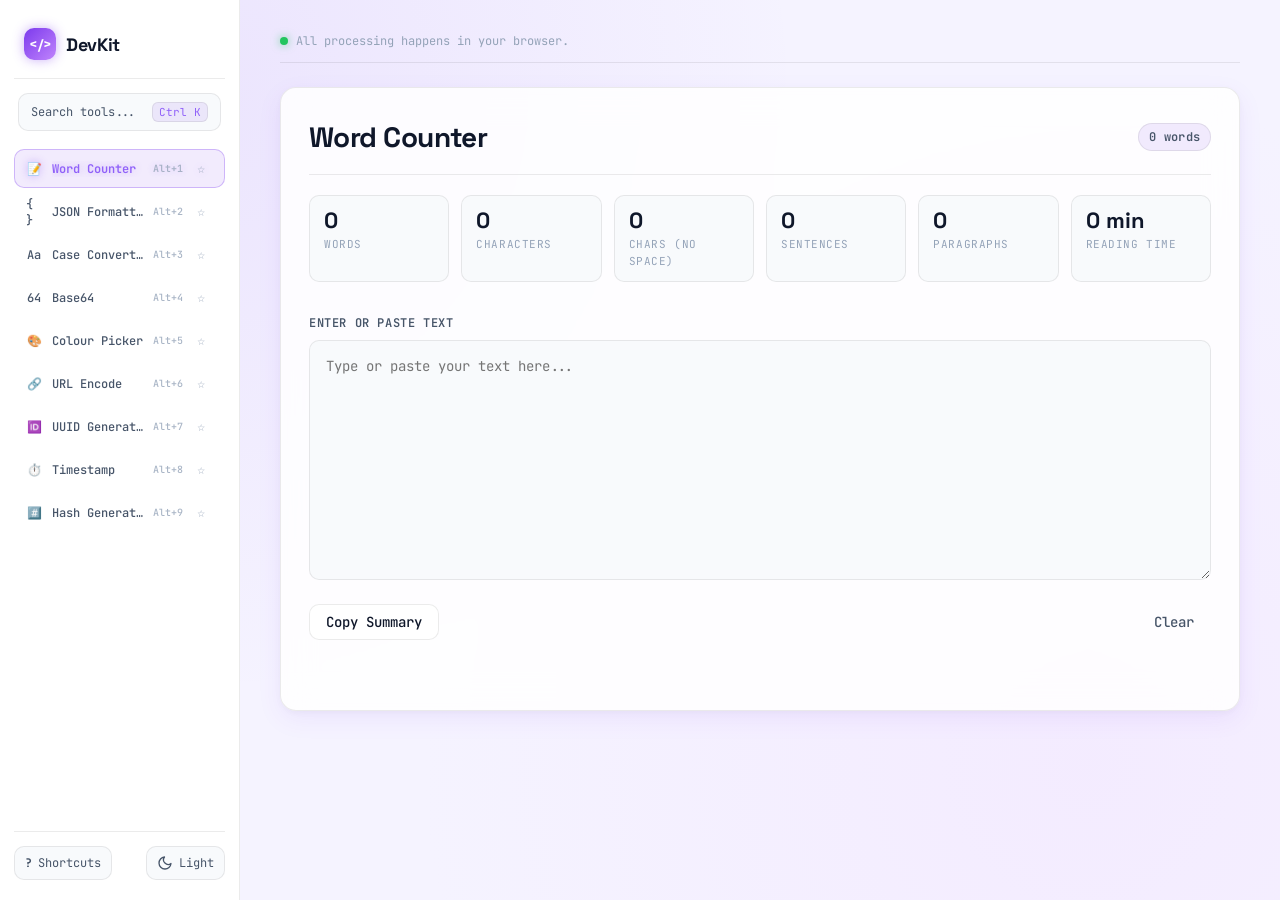
<file: templates/index.html>
<!DOCTYPE html>
<html lang="en" data-theme="dark">
<head>
  <meta charset="UTF-8">
  <meta name="viewport" content="width=device-width, initial-scale=1.0">
  <title>DevKit &mdash; Single-Page Developer Toolbox for Students</title>
  <meta name="description" content="All processing happens in your browser. 9 privacy-first developer utilities.">
  
  <!-- Google Fonts -->
  <link rel="preconnect" href="https://fonts.googleapis.com">
  <link rel="preconnect" href="https://fonts.gstatic.com" crossorigin>
  <link href="https://fonts.googleapis.com/css2?family=JetBrains+Mono:wght@400;500;600;700&family=Space+Grotesk:wght@500;600;700&display=swap" rel="stylesheet">
  
  <!-- CSS Stylesheets -->
  <link rel="stylesheet" href="/static/css/tokens.css?v=3">
  <link rel="stylesheet" href="/static/css/base.css?v=3">
  <link rel="stylesheet" href="/static/css/layout.css?v=3">
  <link rel="stylesheet" href="/static/css/components.css?v=3">
  <link rel="stylesheet" href="/static/css/animations.css?v=3">
</head>
<body>
  <div class="app-container">
    <!-- Sidebar Navigation -->
    <nav class="sidebar" aria-label="Tool Navigation">
      <div class="brand">
        <div class="brand-logo" aria-hidden="true">&lt;/&gt;</div>
        <div class="brand-name">DevKit</div>
      </div>

      <button id="openPaletteBtn" class="sidebar-search-btn" type="button" aria-label="Open command palette">
        <span>Search tools...</span>
        <span class="kbd-badge">Ctrl K</span>
      </button>

      <div class="nav-list-wrapper">
        <div id="navHighlightPill" class="nav-pill-highlight" aria-hidden="true"></div>
        <ul id="navList" class="nav-list" role="tablist" aria-orientation="vertical">
          <!-- Populated by main.js registry -->
        </ul>
      </div>

      <div class="sidebar-footer">
        <button id="shortcutsBtn" class="sidebar-action-btn" type="button" title="Keyboard Shortcuts (?)" aria-label="Keyboard Shortcuts">
          <span style="font-weight: 700;">?</span>
          <span>Shortcuts</span>
        </button>

        <button id="themeToggleBtn" class="sidebar-action-btn theme-toggle-btn" type="button" title="Toggle Dark / Light Theme" aria-label="Toggle Dark / Light Theme">
          <svg id="themeIcon" class="theme-icon-svg" width="16" height="16" viewBox="0 0 24 24" fill="none" stroke="currentColor" stroke-width="2" stroke-linecap="round" stroke-linejoin="round">
            <circle cx="12" cy="12" r="5"></circle>
            <line x1="12" y1="1" x2="12" y2="3"></line>
            <line x1="12" y1="21" x2="12" y2="23"></line>
            <line x1="4.22" y1="4.22" x2="5.64" y2="5.64"></line>
            <line x1="18.36" y1="18.36" x2="19.78" y2="19.78"></line>
            <line x1="1" y1="12" x2="3" y2="12"></line>
            <line x1="21" y1="12" x2="23" y2="12"></line>
            <line x1="4.22" y1="19.78" x2="5.64" y2="18.36"></line>
            <line x1="18.36" y1="5.64" x2="19.78" y2="4.22"></line>
          </svg>
          <span id="themeLabel">Dark</span>
        </button>
      </div>
    </nav>

    <!-- Main Content Area -->
    <main id="mainContent" class="main-content">
      <div class="tagline-bar">
        <div class="tagline">
          <span class="tagline-dot" aria-hidden="true"></span>
          <span>All processing happens in your browser.</span>
        </div>
      </div>

      <div class="tool-panels">
        <!-- 1. Word Counter Panel -->
        <section id="panel-counter" class="tool-card" role="tabpanel" aria-labelledby="tab-counter" tabindex="0">
          <div class="card-header">
            <div class="card-title-group">
              <h1 class="card-title">Word Counter</h1>
            </div>
            <div id="counterBadge" class="badge badge-neutral">0 words</div>
          </div>

          <div class="metrics-grid" id="counterMetrics">
            <div class="metric-card">
              <span class="metric-num" id="metricWords">0</span>
              <span class="metric-label">Words</span>
            </div>
            <div class="metric-card">
              <span class="metric-num" id="metricCharsSpaces">0</span>
              <span class="metric-label">Characters</span>
            </div>
            <div class="metric-card">
              <span class="metric-num" id="metricCharsNoSpaces">0</span>
              <span class="metric-label">Chars (no space)</span>
            </div>
            <div class="metric-card">
              <span class="metric-num" id="metricSentences">0</span>
              <span class="metric-label">Sentences</span>
            </div>
            <div class="metric-card">
              <span class="metric-num" id="metricParagraphs">0</span>
              <span class="metric-label">Paragraphs</span>
            </div>
            <div class="metric-card">
              <span class="metric-num" id="metricReadingTime">0 min</span>
              <span class="metric-label">Reading Time</span>
            </div>
          </div>

          <div class="io-pane">
            <label for="counterInput" class="pane-label">Enter or paste text</label>
            <textarea id="counterInput" class="textarea-box" placeholder="Type or paste your text here..." rows="8"></textarea>
          </div>

          <div class="action-row">
            <div class="action-group-left">
              <button id="counterCopySummaryBtn" class="btn btn-secondary btn-copy" type="button">Copy Summary</button>
            </div>
            <div class="action-group-right">
              <button id="counterClearBtn" class="btn btn-ghost" type="button">Clear</button>
            </div>
          </div>

          <div class="status-line" id="counterStatus" aria-live="polite"></div>
        </section>

        <!-- 2. JSON Formatter Panel -->
        <section id="panel-json" class="tool-card" role="tabpanel" aria-labelledby="tab-json" tabindex="0">
          <div class="card-header">
            <div class="card-title-group">
              <h1 class="card-title">JSON Formatter</h1>
            </div>
            <div id="jsonBadge" class="badge badge-neutral">Ready</div>
          </div>

          <div class="io-grid">
            <div class="io-pane">
              <div class="pane-label">
                <label for="jsonInput">Input JSON</label>
                <span id="jsonSizeLabel" style="font-size: 11px; color: var(--text-muted);">0 B</span>
              </div>
              <textarea id="jsonInput" class="textarea-box" placeholder='{"key": "value"}' rows="12"></textarea>
            </div>
            <div class="io-pane">
              <div class="pane-label">
                <label for="jsonOutput">Formatted Output</label>
              </div>
              <textarea id="jsonOutput" class="output-box" readonly placeholder="Output will appear here..." rows="12"></textarea>
            </div>
          </div>

          <div class="action-row">
            <div class="action-group-left">
              <button id="jsonFormatBtn" class="btn btn-primary" type="button">Format</button>
              <button id="jsonMinifyBtn" class="btn btn-secondary" type="button">Minify</button>
              <button id="jsonValidateBtn" class="btn btn-secondary" type="button">Validate</button>

              <label for="jsonIndentSelect" class="sr-only">Indentation</label>
              <select id="jsonIndentSelect" class="select-input" aria-label="Indentation size">
                <option value="2">2 Spaces</option>
                <option value="4">4 Spaces</option>
                <option value="tab">Tab</option>
              </select>

              <label class="toggle-wrapper" title="Alphabetically sort JSON object keys">
                <input type="checkbox" id="jsonSortKeysToggle" class="toggle-input">
                <span class="toggle-track" aria-hidden="true"><span class="toggle-thumb"></span></span>
                <span>Sort keys</span>
              </label>

              <label class="toggle-wrapper" title="Enabling sends text to server POST /api/format-json">
                <input type="checkbox" id="jsonUseServerToggle" class="toggle-input">
                <span class="toggle-track" aria-hidden="true"><span class="toggle-thumb"></span></span>
                <span>Use server</span>
              </label>
            </div>

            <div class="action-group-right">
              <button id="jsonCopyBtn" class="btn btn-secondary btn-copy" type="button">Copy</button>
              <button id="jsonClearBtn" class="btn btn-ghost" type="button">Clear</button>
            </div>
          </div>

          <div class="status-line" id="jsonStatus" aria-live="polite"></div>
        </section>

        <!-- 3. Case Converter Panel -->
        <section id="panel-case" class="tool-card" role="tabpanel" aria-labelledby="tab-case" tabindex="0">
          <div class="card-header">
            <div class="card-title-group">
              <h1 class="card-title">Case Converter</h1>
            </div>
            <div id="caseBadge" class="badge badge-neutral">Pure Functions</div>
          </div>

          <div class="io-grid">
            <div class="io-pane">
              <label for="caseInput" class="pane-label">Input Text</label>
              <textarea id="caseInput" class="textarea-box" placeholder="Type or paste text to convert..." rows="10"></textarea>
            </div>
            <div class="io-pane">
              <label for="caseOutput" class="pane-label">Converted Text</label>
              <textarea id="caseOutput" class="output-box" readonly placeholder="Result will appear here..." rows="10"></textarea>
            </div>
          </div>

          <div class="action-row">
            <div class="action-group-left" id="caseButtonContainer">
              <button class="btn btn-secondary" data-case="upper" type="button">UPPER</button>
              <button class="btn btn-secondary" data-case="lower" type="button">lower</button>
              <button class="btn btn-secondary" data-case="title" type="button">Title</button>
              <button class="btn btn-secondary" data-case="camel" type="button">camelCase</button>
              <button class="btn btn-secondary" data-case="snake" type="button">snake_case</button>
              <button class="btn btn-secondary" data-case="kebab" type="button">kebab-case</button>
              <button class="btn btn-secondary" data-case="pascal" type="button">PascalCase</button>
            </div>

            <div class="action-group-right">
              <button id="caseCopyBtn" class="btn btn-secondary btn-copy" type="button">Copy</button>
              <button id="caseClearBtn" class="btn btn-ghost" type="button">Clear</button>
            </div>
          </div>

          <div class="status-line" id="caseStatus" aria-live="polite"></div>
        </section>

        <!-- 4. Base64 Encode/Decode Panel -->
        <section id="panel-base64" class="tool-card" role="tabpanel" aria-labelledby="tab-base64" tabindex="0">
          <div class="card-header">
            <div class="card-title-group">
              <h1 class="card-title">Base64 Encoder / Decoder</h1>
            </div>
            <div id="base64Badge" class="badge badge-neutral">Unicode Safe</div>
          </div>

          <div class="io-grid">
            <div class="io-pane">
              <label for="base64Input" class="pane-label">Input (Text or Base64)</label>
              <textarea id="base64Input" class="textarea-box" placeholder="Hello world, नमस्ते, నమస్కారం 🚀" rows="10"></textarea>
            </div>
            <div class="io-pane">
              <label for="base64Output" class="pane-label">Result</label>
              <textarea id="base64Output" class="output-box" readonly placeholder="Result will appear here..." rows="10"></textarea>
            </div>
          </div>

          <div class="action-row">
            <div class="action-group-left">
              <button id="base64EncodeBtn" class="btn btn-primary" type="button">Encode to Base64</button>
              <button id="base64DecodeBtn" class="btn btn-secondary" type="button">Decode from Base64</button>
            </div>

            <div class="action-group-right">
              <button id="base64CopyBtn" class="btn btn-secondary btn-copy" type="button">Copy</button>
              <button id="base64ClearBtn" class="btn btn-ghost" type="button">Clear</button>
            </div>
          </div>

          <div class="status-line" id="base64Status" aria-live="polite"></div>
        </section>

        <!-- 5. Colour Picker Panel -->
        <section id="panel-color" class="tool-card" role="tabpanel" aria-labelledby="tab-color" tabindex="0">
          <div class="card-header">
            <div class="card-title-group">
              <h1 class="card-title">Colour Picker &amp; Contrast</h1>
            </div>
            <div id="colorContrastBadge" class="badge badge-success">WCAG AA &amp; AAA</div>
          </div>

          <div class="color-grid">
            <div class="color-pane">
              <div style="display: flex; align-items: center; gap: 16px;">
                <label for="colorPickerInput" class="sr-only">Choose color</label>
                <input type="color" id="colorPickerInput" value="#7c3aed" style="width: 54px; height: 54px; border: none; border-radius: var(--radius-md); cursor: pointer; background: transparent;">
                <div style="flex: 1;">
                  <div style="font-size: var(--font-size-12); color: var(--text-muted);">Active Swatch</div>
                  <div id="activeColorName" style="font-family: var(--font-mono); font-size: var(--font-size-18); font-weight: 600;">#7c3aed</div>
                </div>
              </div>

              <!-- HEX Field -->
              <div style="display: flex; align-items: center; gap: 8px;">
                <label for="colorHexInput" style="width: 50px; font-weight: 600; font-size: 12px; color: var(--text-secondary);">HEX</label>
                <input type="text" id="colorHexInput" class="text-input" value="#7c3aed" style="flex: 1; min-width: 0;" spellcheck="false">
                <button id="colorCopyHexBtn" class="btn btn-secondary btn-copy" type="button">Copy</button>
              </div>

              <!-- RGB Field -->
              <div style="display: flex; align-items: center; gap: 8px;">
                <label for="colorRgbInput" style="width: 50px; font-weight: 600; font-size: 12px; color: var(--text-secondary);">RGB</label>
                <input type="text" id="colorRgbInput" class="text-input" value="rgb(124, 58, 237)" style="flex: 1; min-width: 0;" spellcheck="false">
                <button id="colorCopyRgbBtn" class="btn btn-secondary btn-copy" type="button">Copy</button>
              </div>

              <!-- HSL Field -->
              <div style="display: flex; align-items: center; gap: 8px;">
                <label for="colorHslInput" style="width: 50px; font-weight: 600; font-size: 12px; color: var(--text-secondary);">HSL</label>
                <input type="text" id="colorHslInput" class="text-input" value="hsl(262, 83%, 58%)" style="flex: 1; min-width: 0;" spellcheck="false">
                <button id="colorCopyHslBtn" class="btn btn-secondary btn-copy" type="button">Copy</button>
              </div>
            </div>

            <!-- Preview Swatch & Contrast Card -->
            <div class="color-pane">
              <div id="colorSwatchPreview" class="color-swatch-box" style="height: 120px; border-radius: var(--radius-md); background-color: #7c3aed; display: flex; align-items: center; justify-content: space-around; padding: 12px; border: 1px solid var(--border-glass);">
                <div id="swatchWhiteText" style="color: #ffffff; font-weight: 600; font-size: 16px;">White Text</div>
                <div id="swatchBlackText" style="color: #000000; font-weight: 600; font-size: 16px;">Black Text</div>
              </div>

              <!-- WCAG Contrast Ratios -->
              <div style="background: var(--bg-input); border: 1px solid var(--border-glass); border-radius: var(--radius-md); padding: 12px 16px; display: flex; flex-direction: column; gap: 8px;">
                <div style="display: flex; align-items: center; justify-content: space-between;">
                  <span style="font-size: 12px; color: var(--text-secondary);">Against White (#FFF):</span>
                  <div style="display: flex; align-items: center; gap: 8px;">
                    <strong id="contrastWhiteRatio" style="font-family: var(--font-mono);">4.62 : 1</strong>
                    <span id="contrastWhiteBadge" class="badge badge-success">AA</span>
                  </div>
                </div>
                <div style="display: flex; align-items: center; justify-content: space-between;">
                  <span style="font-size: 12px; color: var(--text-secondary);">Against Black (#000):</span>
                  <div style="display: flex; align-items: center; gap: 8px;">
                    <strong id="contrastBlackRatio" style="font-family: var(--font-mono);">4.55 : 1</strong>
                    <span id="contrastBlackBadge" class="badge badge-success">AA</span>
                  </div>
                </div>
              </div>
            </div>
          </div>

          <div class="action-row">
            <div class="action-group-left">
              <button id="colorRandomBtn" class="btn btn-secondary" type="button">Random Colour</button>
            </div>
            <div class="action-group-right">
              <button id="colorClearBtn" class="btn btn-ghost" type="button">Reset</button>
            </div>
          </div>

          <div class="status-line" id="colorStatus" aria-live="polite"></div>
        </section>

        <!-- 6. URL Encode / Decode Panel -->
        <section id="panel-urlenc" class="tool-card" role="tabpanel" aria-labelledby="tab-urlenc" tabindex="0">
          <div class="card-header">
            <div class="card-title-group">
              <h1 class="card-title">URL Encoder / Decoder</h1>
            </div>
            <div id="urlBadge" class="badge badge-neutral">Ready</div>
          </div>

          <div class="io-grid">
            <div class="io-pane">
              <label for="urlInput" class="pane-label">Input URL or Text</label>
              <textarea id="urlInput" class="textarea-box" placeholder="https://example.com/search?q=developer tools&filter=all" rows="10"></textarea>
            </div>
            <div class="io-pane">
              <label for="urlOutput" class="pane-label">Result</label>
              <textarea id="urlOutput" class="output-box" readonly placeholder="Result will appear here..." rows="10"></textarea>
            </div>
          </div>

          <div class="action-row">
            <div class="action-group-left">
              <button id="urlEncodeBtn" class="btn btn-primary" type="button">Encode URL</button>
              <button id="urlDecodeBtn" class="btn btn-secondary" type="button">Decode URL</button>
            </div>
            <div class="action-group-right">
              <button id="urlCopyBtn" class="btn btn-secondary btn-copy" type="button">Copy</button>
              <button id="urlClearBtn" class="btn btn-ghost" type="button">Clear</button>
            </div>
          </div>

          <div class="status-line" id="urlStatus" aria-live="polite"></div>
        </section>

        <!-- 7. UUID v4 Generator Panel -->
        <section id="panel-uuid" class="tool-card" role="tabpanel" aria-labelledby="tab-uuid" tabindex="0">
          <div class="card-header">
            <div class="card-title-group">
              <h1 class="card-title">UUID v4 Generator</h1>
            </div>
            <div id="uuidBadge" class="badge badge-neutral">RFC 4122</div>
          </div>

          <div class="io-pane">
            <div class="pane-label">
              <label for="uuidCountInput">Quantity (1 to 20):</label>
              <div style="display: flex; align-items: center; gap: 8px;">
                <input type="range" id="uuidRangeInput" min="1" max="20" value="5" style="accent-color: var(--color-violet);">
                <input type="number" id="uuidCountInput" class="text-input" min="1" max="20" value="5" style="width: 60px;">
              </div>
            </div>
            <div id="uuidOutputContainer" class="output-box" style="display: flex; flex-direction: column; gap: 8px; min-height: 200px;">
              <!-- Generated list of UUIDs -->
            </div>
          </div>

          <div class="action-row">
            <div class="action-group-left">
              <button id="uuidGenerateBtn" class="btn btn-primary" type="button">Generate New UUIDs</button>
            </div>
            <div class="action-group-right">
              <button id="uuidCopyAllBtn" class="btn btn-secondary btn-copy" type="button">Copy All</button>
              <button id="uuidClearBtn" class="btn btn-ghost" type="button">Clear</button>
            </div>
          </div>

          <div class="status-line" id="uuidStatus" aria-live="polite"></div>
        </section>

        <!-- 8. Timestamp Converter Panel -->
        <section id="panel-timestamp" class="tool-card" role="tabpanel" aria-labelledby="tab-timestamp" tabindex="0">
          <div class="card-header">
            <div class="card-title-group">
              <h1 class="card-title">Timestamp Converter</h1>
            </div>
            <div id="timestampBadge" class="badge badge-neutral">Unix &harr; ISO</div>
          </div>

          <div class="io-grid">
            <div class="io-pane">
              <label for="timestampUnixInput" class="pane-label">Unix Timestamp (seconds or ms)</label>
              <input type="text" id="timestampUnixInput" class="text-input" placeholder="e.g. 1772108800 or 1772108800000">
              <button id="timestampFromUnixBtn" class="btn btn-primary" type="button">Convert to Human Date &rarr;</button>

              <hr style="border: 0; border-top: 1px solid var(--border-glass); margin: 6px 0;">

              <label for="timestampDateInput" class="pane-label">Date String / Picker</label>
              <input type="datetime-local" id="timestampDateInput" class="text-input">
              <button id="timestampFromDateBtn" class="btn btn-secondary" type="button">Convert to Unix Timestamp &rarr;</button>
            </div>

            <div class="io-pane" style="background: var(--bg-input); border: 1px solid var(--border-glass); border-radius: var(--radius-md); padding: 16px; display: flex; flex-direction: column; gap: 12px;">
              <div>
                <div style="font-size: 11px; color: var(--text-muted); text-transform: uppercase;">Unix Seconds</div>
                <div id="tsResultSeconds" style="font-family: var(--font-mono); font-size: 16px; font-weight: 600; word-break: break-all;">-</div>
              </div>
              <div>
                <div style="font-size: 11px; color: var(--text-muted); text-transform: uppercase;">Unix Milliseconds</div>
                <div id="tsResultMs" style="font-family: var(--font-mono); font-size: 16px; font-weight: 600; word-break: break-all;">-</div>
              </div>
              <div>
                <div style="font-size: 11px; color: var(--text-muted); text-transform: uppercase;">ISO 8601 (UTC)</div>
                <div id="tsResultIso" style="font-family: var(--font-mono); font-size: 14px; font-weight: 500; word-break: break-all;">-</div>
              </div>
              <div>
                <div style="font-size: 11px; color: var(--text-muted); text-transform: uppercase;">Local Time</div>
                <div id="tsResultLocal" style="font-family: var(--font-mono); font-size: 14px; font-weight: 500; word-break: break-all;">-</div>
              </div>
            </div>
          </div>

          <div class="action-row">
            <div class="action-group-left">
              <button id="timestampNowBtn" class="btn btn-secondary" type="button">Set to Now</button>
            </div>
            <div class="action-group-right">
              <button id="timestampCopyBtn" class="btn btn-secondary btn-copy" type="button">Copy Details</button>
              <button id="timestampClearBtn" class="btn btn-ghost" type="button">Clear</button>
            </div>
          </div>

          <div class="status-line" id="timestampStatus" aria-live="polite"></div>
        </section>

        <!-- 9. Hash Generator Panel -->
        <section id="panel-hash" class="tool-card" role="tabpanel" aria-labelledby="tab-hash" tabindex="0">
          <div class="card-header">
            <div class="card-title-group">
              <h1 class="card-title">Hash Generator</h1>
            </div>
            <div id="hashBadge" class="badge badge-neutral">crypto.subtle</div>
          </div>

          <div class="io-pane">
            <label for="hashInput" class="pane-label">Input Text</label>
            <textarea id="hashInput" class="textarea-box" placeholder="Type or paste text to generate cryptographic hashes..." rows="4"></textarea>
          </div>

          <div style="display: flex; flex-direction: column; gap: 12px; margin-top: 10px;">
            <!-- SHA-1 -->
            <div style="background: var(--bg-input); border: 1px solid var(--border-glass); border-radius: var(--radius-md); padding: 10px 14px; display: flex; align-items: center; justify-content: space-between; gap: 12px;">
              <div style="flex: 1; min-width: 0;">
                <div style="font-size: 11px; color: var(--text-muted); font-weight: 600;">SHA-1</div>
                <div id="hashSha1Output" style="font-family: var(--font-mono); font-size: 13px; color: var(--text-primary); word-break: break-all;">-</div>
              </div>
              <button id="hashSha1CopyBtn" class="btn btn-secondary btn-copy" type="button">Copy</button>
            </div>

            <!-- SHA-256 -->
            <div style="background: var(--bg-input); border: 1px solid var(--border-glass); border-radius: var(--radius-md); padding: 10px 14px; display: flex; align-items: center; justify-content: space-between; gap: 12px;">
              <div style="flex: 1; min-width: 0;">
                <div style="font-size: 11px; color: var(--text-muted); font-weight: 600;">SHA-256</div>
                <div id="hashSha256Output" style="font-family: var(--font-mono); font-size: 13px; color: var(--text-primary); word-break: break-all;">-</div>
              </div>
              <button id="hashSha256CopyBtn" class="btn btn-secondary btn-copy" type="button">Copy</button>
            </div>

            <!-- SHA-512 -->
            <div style="background: var(--bg-input); border: 1px solid var(--border-glass); border-radius: var(--radius-md); padding: 10px 14px; display: flex; align-items: center; justify-content: space-between; gap: 12px;">
              <div style="flex: 1; min-width: 0;">
                <div style="font-size: 11px; color: var(--text-muted); font-weight: 600;">SHA-512</div>
                <div id="hashSha512Output" style="font-family: var(--font-mono); font-size: 13px; color: var(--text-primary); word-break: break-all;">-</div>
              </div>
              <button id="hashSha512CopyBtn" class="btn btn-secondary btn-copy" type="button">Copy</button>
            </div>
          </div>

          <div class="action-row">
            <div class="action-group-left">
              <button id="hashComputeBtn" class="btn btn-primary" type="button">Compute Hashes</button>
            </div>
            <div class="action-group-right">
              <button id="hashClearBtn" class="btn btn-ghost" type="button">Clear</button>
            </div>
          </div>

          <div class="status-line" id="hashStatus" aria-live="polite"></div>
        </section>
      </div>
    </main>
  </div>

  <!-- Command Palette Modal -->
  <div id="paletteModal" class="modal-backdrop" role="dialog" aria-modal="true" aria-labelledby="paletteTitle">
    <div class="modal-card">
      <div class="palette-header">
        <svg width="18" height="18" viewBox="0 0 24 24" fill="none" stroke="currentColor" stroke-width="2" stroke-linecap="round" stroke-linejoin="round" style="color: var(--text-muted);">
          <circle cx="11" cy="11" r="8"></circle>
          <line x1="21" y1="21" x2="16.65" y2="16.65"></line>
        </svg>
        <span id="paletteTitle" class="sr-only">Command Palette</span>
        <input type="text" id="paletteInput" class="palette-input" placeholder="Type a tool name..." autocomplete="off">
        <span class="kbd-badge">ESC</span>
      </div>
      <ul id="paletteResults" class="palette-results" role="listbox">
        <!-- Filtered tools -->
      </ul>
      <div class="palette-footer">
        <span>Use <span class="kbd-badge">&uarr;</span> <span class="kbd-badge">&darr;</span> to navigate</span>
        <span><span class="kbd-badge">&crarr;</span> to select</span>
      </div>
    </div>
  </div>

  <!-- Shortcuts Modal -->
  <div id="shortcutsModal" class="modal-backdrop" role="dialog" aria-modal="true" aria-labelledby="shortcutsTitle">
    <div class="modal-card" style="padding: 24px;">
      <div style="display: flex; align-items: center; justify-content: space-between; border-bottom: 1px solid var(--border-glass); padding-bottom: 12px;">
        <h2 id="shortcutsTitle">Keyboard Shortcuts</h2>
        <button id="closeShortcutsBtn" class="btn btn-ghost" type="button" style="padding: 4px 8px;">&times;</button>
      </div>
      <table class="shortcuts-table">
        <tbody>
          <tr>
            <td><span class="kbd-badge">Alt + 1..9</span></td>
            <td>Switch to Tool 1 through 9</td>
          </tr>
          <tr>
            <td><span class="kbd-badge">Ctrl + K</span> / <span class="kbd-badge">Cmd + K</span></td>
            <td>Open Command Palette</td>
          </tr>
          <tr>
            <td><span class="kbd-badge">?</span></td>
            <td>Open this Shortcuts Modal</td>
          </tr>
          <tr>
            <td><span class="kbd-badge">Esc</span></td>
            <td>Close Active Modal</td>
          </tr>
        </tbody>
      </table>
      <div style="margin-top: 18px; text-align: right;">
        <button id="closeShortcutsBottomBtn" class="btn btn-secondary" type="button">Close</button>
      </div>
    </div>
  </div>

  <!-- Toast Notification Container -->
  <div id="toastContainer" class="toast-container" aria-live="polite"></div>

  <!-- Main ES Module Entry Point -->
  <script type="module" src="/static/js/main.js?v=3"></script>
</body>
</html>
</file>
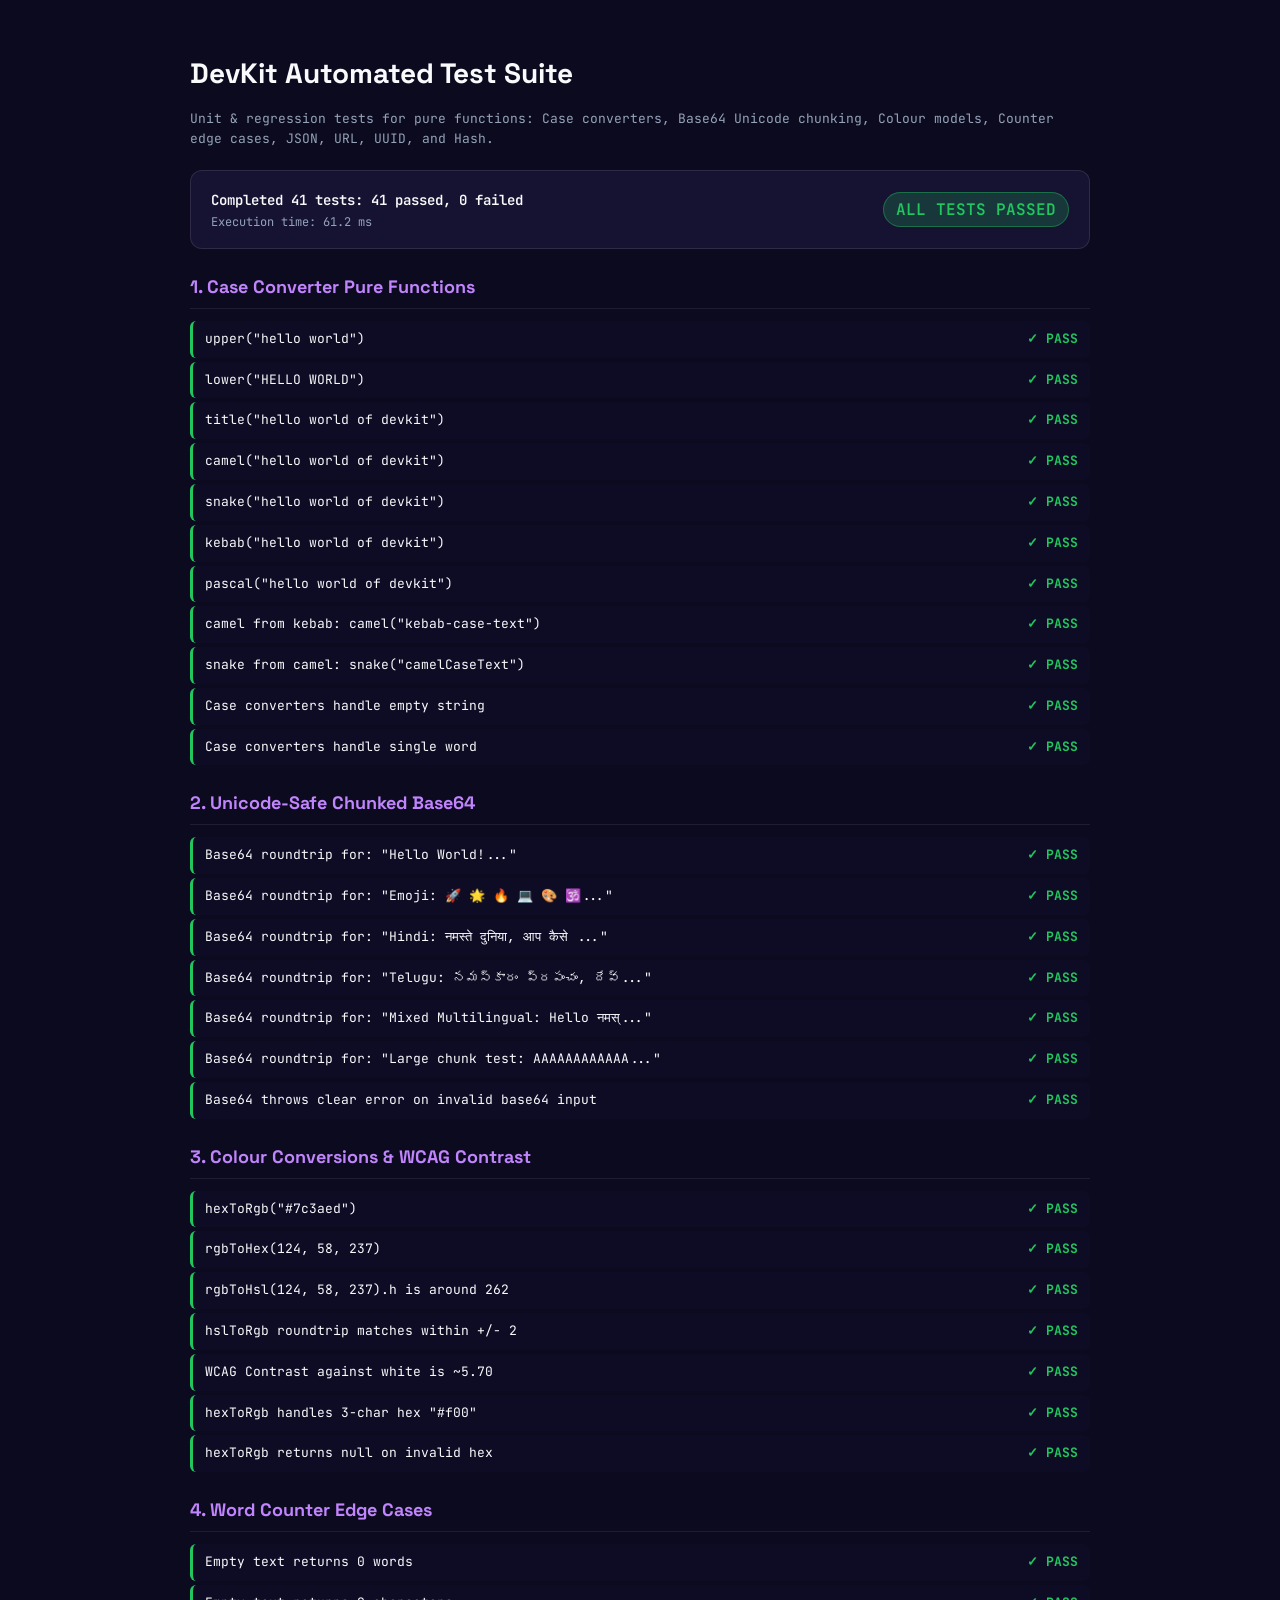
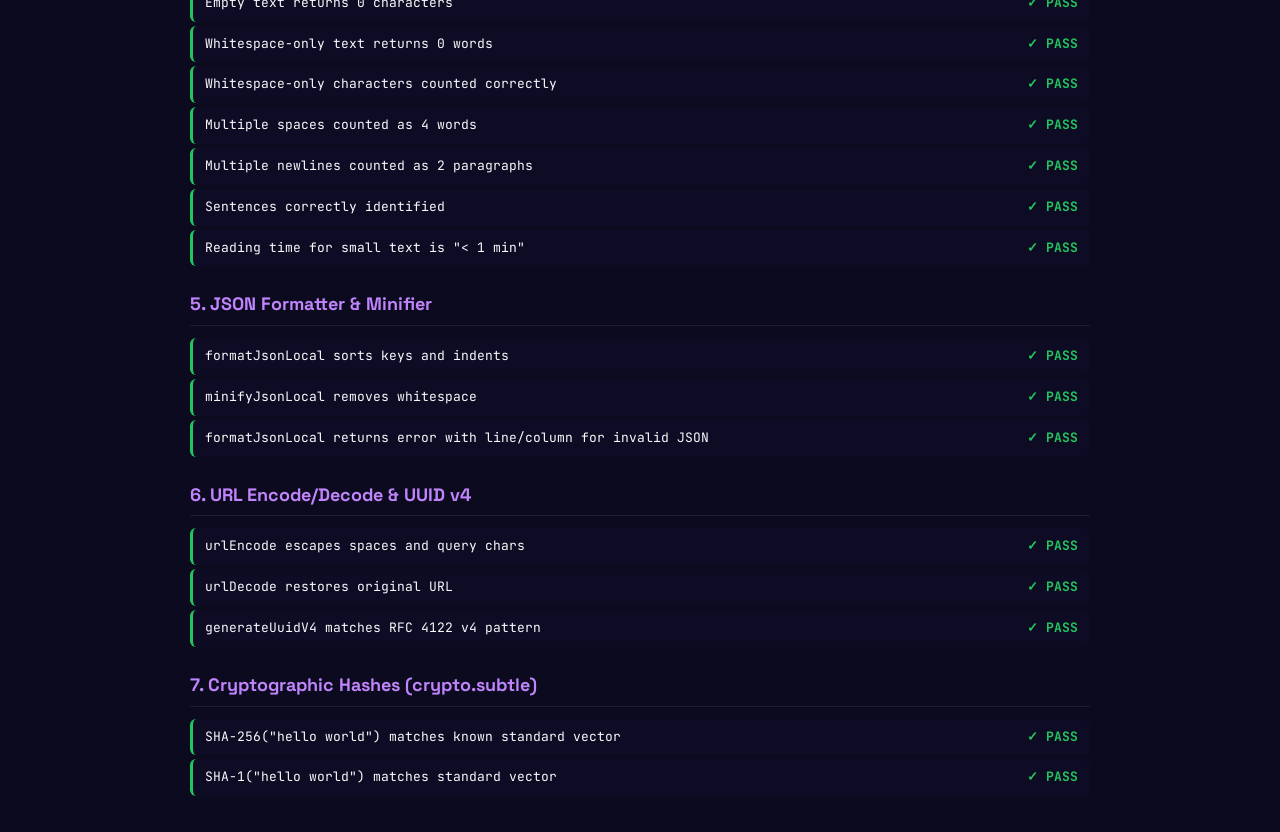
<file: static/js/tests.html>
<!DOCTYPE html>
<html lang="en">
<head>
  <meta charset="UTF-8">
  <meta name="viewport" content="width=device-width, initial-scale=1.0">
  <title>DevKit Test Suite</title>
  <link rel="preconnect" href="https://fonts.googleapis.com">
  <link rel="preconnect" href="https://fonts.gstatic.com" crossorigin>
  <link href="https://fonts.googleapis.com/css2?family=JetBrains+Mono:wght@400;500;600;700&family=Space+Grotesk:wght@600;700&display=swap" rel="stylesheet">
  <style>
    body {
      font-family: 'JetBrains Mono', monospace;
      background: #0c0a1f;
      color: #f8fafc;
      padding: 32px 24px;
      max-width: 900px;
      margin: 0 auto;
      line-height: 1.6;
    }
    h1 {
      font-family: 'Space Grotesk', sans-serif;
      font-size: 28px;
      color: #f8fafc;
      margin-bottom: 8px;
    }
    .summary-card {
      background: rgba(26, 22, 56, 0.8);
      border: 1px solid rgba(255, 255, 255, 0.1);
      border-radius: 12px;
      padding: 16px 20px;
      margin-bottom: 24px;
      display: flex;
      align-items: center;
      justify-content: space-between;
    }
    .badge-pass {
      background: rgba(34, 197, 94, 0.2);
      color: #22c55e;
      border: 1px solid rgba(34, 197, 94, 0.4);
      padding: 4px 12px;
      border-radius: 9999px;
      font-weight: 600;
    }
    .badge-fail {
      background: rgba(239, 68, 68, 0.2);
      color: #ef4444;
      border: 1px solid rgba(239, 68, 68, 0.4);
      padding: 4px 12px;
      border-radius: 9999px;
      font-weight: 600;
    }
    .suite-title {
      font-family: 'Space Grotesk', sans-serif;
      font-size: 18px;
      margin: 24px 0 12px;
      color: #c084fc;
      border-bottom: 1px solid rgba(255, 255, 255, 0.08);
      padding-bottom: 6px;
    }
    .test-row {
      display: flex;
      align-items: center;
      justify-content: space-between;
      padding: 8px 12px;
      border-radius: 6px;
      margin-bottom: 4px;
      background: rgba(16, 14, 40, 0.6);
      font-size: 13px;
    }
    .test-pass {
      border-left: 3px solid #22c55e;
    }
    .test-fail {
      border-left: 3px solid #ef4444;
      background: rgba(239, 68, 68, 0.1);
    }
    .status-icon {
      font-weight: 700;
    }
    .status-icon.pass { color: #22c55e; }
    .status-icon.fail { color: #ef4444; }
  </style>
</head>
<body>
  <h1>DevKit Automated Test Suite</h1>
  <p style="color: #94a3b8; font-size: 13px; margin-bottom: 20px;">
    Unit &amp; regression tests for pure functions: Case converters, Base64 Unicode chunking, Colour models, Counter edge cases, JSON, URL, UUID, and Hash.
  </p>

  <div class="summary-card" id="summaryCard">
    <div>
      <span style="font-size: 14px; font-weight: 600;" id="summaryText">Running tests...</span>
      <div style="font-size: 12px; color: #94a3b8;" id="timingText"></div>
    </div>
    <div id="summaryBadge" class="badge-pass" style="display: none;">ALL TESTS PASSED</div>
  </div>

  <div id="testOutput"></div>

  <script type="module">
    import { upper, lower, title, camel, snake, kebab, pascal, toWords } from './case.js';
    import { b64encode, b64decode } from './base64.js';
    import { hexToRgb, rgbToHex, rgbToHsl, hslToRgb, getContrastRatio, getLuminance } from './color.js';
    import { calculateMetrics } from './counter.js';
    import { formatJsonLocal, minifyJsonLocal } from './json.js';
    import { urlEncode, urlDecode } from './urlenc.js';
    import { generateUuidV4 } from './uuid.js';
    import { computeHash } from './hash.js';

    const results = [];
    const outputEl = document.getElementById('testOutput');

    function assert(description, actual, expected) {
      const passed = JSON.stringify(actual) === JSON.stringify(expected);
      results.push({ description, passed, actual, expected });
      return passed;
    }

    async function runSuite() {
      const startTime = performance.now();

      // Suite 1: Case Converters (All 7 styles)
      const suite1 = [
        ['upper("hello world")', upper('hello world'), 'HELLO WORLD'],
        ['lower("HELLO WORLD")', lower('HELLO WORLD'), 'hello world'],
        ['title("hello world of devkit")', title('hello world of devkit'), 'Hello World Of Devkit'],
        ['camel("hello world of devkit")', camel('hello world of devkit'), 'helloWorldOfDevkit'],
        ['snake("hello world of devkit")', snake('hello world of devkit'), 'hello_world_of_devkit'],
        ['kebab("hello world of devkit")', kebab('hello world of devkit'), 'hello-world-of-devkit'],
        ['pascal("hello world of devkit")', pascal('hello world of devkit'), 'HelloWorldOfDevkit'],
        ['camel from kebab: camel("kebab-case-text")', camel('kebab-case-text'), 'kebabCaseText'],
        ['snake from camel: snake("camelCaseText")', snake('camelCaseText'), 'camel_case_text'],
        ['Case converters handle empty string', camel(''), ''],
        ['Case converters handle single word', pascal('devkit'), 'Devkit']
      ];
      renderGroup('1. Case Converter Pure Functions', suite1);

      // Suite 2: Base64 Unicode Roundtrip (Emoji, Hindi, Telugu, chunked)
      const unicodeCases = [
        'Hello World!',
        'Emoji: 🚀 🌟 🔥 💻 🎨 🕉️',
        'Hindi: नमस्ते दुनिया, आप कैसे हैं?',
        'Telugu: నమస్కారం ప్రపంచం, దేవ్ కిట్ స్వాగతం!',
        'Mixed Multilingual: Hello नमस्ते నమస్కారం 🚀🎉',
        'Large chunk test: ' + 'A'.repeat(25000)
      ];

      const suite2 = unicodeCases.map(text => {
        const encoded = b64encode(text);
        const decoded = b64decode(encoded);
        return [`Base64 roundtrip for: "${text.slice(0, 30)}..."`, decoded, text];
      });

      // Invalid Base64 error test
      let invalidErrorCaught = false;
      try {
        b64decode('This is not valid base64!!!');
      } catch (err) {
        invalidErrorCaught = true;
      }
      suite2.push(['Base64 throws clear error on invalid base64 input', invalidErrorCaught, true]);
      renderGroup('2. Unicode-Safe Chunked Base64', suite2);

      // Suite 3: Colour Conversions and WCAG
      const rgbViolet = hexToRgb('#7c3aed');
      const hexBack = rgbToHex(124, 58, 237);
      const hslViolet = rgbToHsl(124, 58, 237);
      const rgbFromHsl = hslToRgb(hslViolet.h, hslViolet.s, hslViolet.l);
      const contrastVioletWhite = getContrastRatio({ r: 124, g: 58, b: 237 }, { r: 255, g: 255, b: 255 });

      const suite3 = [
        ['hexToRgb("#7c3aed")', rgbViolet, { r: 124, g: 58, b: 237 }],
        ['rgbToHex(124, 58, 237)', hexBack, '#7c3aed'],
        ['rgbToHsl(124, 58, 237).h is around 262', Math.abs(hslViolet.h - 262) <= 1, true],
        ['hslToRgb roundtrip matches within +/- 2', Math.abs(rgbFromHsl.r - 124) <= 2 && Math.abs(rgbFromHsl.b - 237) <= 2, true],
        ['WCAG Contrast against white is ~5.70', Math.abs(contrastVioletWhite - 5.70) < 0.1, true],
        ['hexToRgb handles 3-char hex "#f00"', hexToRgb('#f00'), { r: 255, g: 0, b: 0 }],
        ['hexToRgb returns null on invalid hex', hexToRgb('xyz'), null]
      ];
      renderGroup('3. Colour Conversions & WCAG Contrast', suite3);

      // Suite 4: Word Counter Edge Cases
      const emptyMetrics = calculateMetrics('');
      const spaceMetrics = calculateMetrics('    \n\n\t   ');
      const fourWordText = 'First    word   second   word.';
      const fourWordMetrics = calculateMetrics(fourWordText);
      const multiSpaceText = 'First    word   second   word.\n\nThird paragraph!';
      const multiMetrics = calculateMetrics(multiSpaceText);

      const suite4 = [
        ['Empty text returns 0 words', emptyMetrics.words, 0],
        ['Empty text returns 0 characters', emptyMetrics.charsWithSpaces, 0],
        ['Whitespace-only text returns 0 words', spaceMetrics.words, 0],
        ['Whitespace-only characters counted correctly', spaceMetrics.charsWithSpaces > 0, true],
        ['Multiple spaces counted as 4 words', fourWordMetrics.words, 4],
        ['Multiple newlines counted as 2 paragraphs', multiMetrics.paragraphs, 2],
        ['Sentences correctly identified', multiMetrics.sentences, 2],
        ['Reading time for small text is "< 1 min"', multiMetrics.readingTimeText, '< 1 min']
      ];
      renderGroup('4. Word Counter Edge Cases', suite4);

      // Suite 5: JSON Formatter Local
      const jsonRes = formatJsonLocal('{"b":2,"a":1}', 2, true);
      const jsonMin = minifyJsonLocal('{\n  "b": 2,\n  "a": 1\n}');
      const jsonErr = formatJsonLocal('{"bad": }');

      const suite5 = [
        ['formatJsonLocal sorts keys and indents', jsonRes.ok && jsonRes.value.includes('"a": 1'), true],
        ['minifyJsonLocal removes whitespace', jsonMin.ok && jsonMin.value === '{"b":2,"a":1}', true],
        ['formatJsonLocal returns error with line/column for invalid JSON', jsonErr.ok === false && !!jsonErr.error, true]
      ];
      renderGroup('5. JSON Formatter & Minifier', suite5);

      // Suite 6: URL & UUID
      const encUrl = urlEncode('https://example.com/?q=hello world');
      const decUrl = urlDecode(encUrl);
      const uuid1 = generateUuidV4();
      const uuidV4Regex = /^[0-9a-f]{8}-[0-9a-f]{4}-4[0-9a-f]{3}-[89ab][0-9a-f]{3}-[0-9a-f]{12}$/i;

      const suite6 = [
        ['urlEncode escapes spaces and query chars', encUrl.includes('%20'), true],
        ['urlDecode restores original URL', decUrl, 'https://example.com/?q=hello world'],
        ['generateUuidV4 matches RFC 4122 v4 pattern', uuidV4Regex.test(uuid1), true]
      ];
      renderGroup('6. URL Encode/Decode & UUID v4', suite6);

      // Suite 7: Cryptographic Hashes (crypto.subtle)
      const sha256Hello = await computeHash('SHA-256', 'hello world');
      const sha1Hello = await computeHash('SHA-1', 'hello world');

      const suite7 = [
        ['SHA-256("hello world") matches known standard vector', sha256Hello, 'b94d27b9934d3e08a52e52d7da7dabfac484efe37a5380ee9088f7ace2efcde9'],
        ['SHA-1("hello world") matches standard vector', sha1Hello, '2aae6c35c94fcfb415dbe95f408b9ce91ee846ed']
      ];
      renderGroup('7. Cryptographic Hashes (crypto.subtle)', suite7);

      const elapsed = (performance.now() - startTime).toFixed(1);
      const passedCount = results.filter(r => r.passed).length;
      const failedCount = results.length - passedCount;

      const summaryText = document.getElementById('summaryText');
      const timingText = document.getElementById('timingText');
      const summaryBadge = document.getElementById('summaryBadge');

      summaryText.textContent = `Completed ${results.length} tests: ${passedCount} passed, ${failedCount} failed`;
      timingText.textContent = `Execution time: ${elapsed} ms`;
      summaryBadge.style.display = 'inline-block';

      if (failedCount === 0) {
        summaryBadge.textContent = 'ALL TESTS PASSED';
        summaryBadge.className = 'badge-pass';
        window.__TESTS_PASSED__ = true;
      } else {
        summaryBadge.textContent = `${failedCount} TESTS FAILED`;
        summaryBadge.className = 'badge-fail';
        window.__TESTS_PASSED__ = false;
      }

      window.__TEST_RESULTS__ = { total: results.length, passed: passedCount, failed: failedCount, elapsed };
    }

    function renderGroup(title, tests) {
      const titleEl = document.createElement('h2');
      titleEl.className = 'suite-title';
      titleEl.textContent = title;
      outputEl.appendChild(titleEl);

      tests.forEach(([desc, actual, expected]) => {
        const passed = assert(desc, actual, expected);
        const row = document.createElement('div');
        row.className = `test-row ${passed ? 'test-pass' : 'test-fail'}`;
        row.innerHTML = `
          <span>${escapeHtml(desc)}</span>
          <span class="status-icon ${passed ? 'pass' : 'fail'}">${passed ? '✓ PASS' : '✗ FAIL'}</span>
        `;
        outputEl.appendChild(row);
      });
    }

    function escapeHtml(str) {
      return String(str).replace(/&/g, '&amp;').replace(/</g, '&lt;').replace(/>/g, '&gt;');
    }

    runSuite();
  </script>
</body>
</html>
</file>
<file: static/css/tokens.css>
:root {
  /* Brand palette */
  --color-violet: #7c3aed;
  --color-violet-light: #9061f9;
  --color-violet-dark: #6d28d9;
  --color-lilac: #faf5ff;
  --color-night: #1e1b4b;
  --color-slate: #334155;
  --color-mint: #22c55e;
  --color-error: #ef4444;
  --color-warning: #f59e0b;

  /* Typography */
  --font-heading: 'Space Grotesk', -apple-system, BlinkMacSystemFont, sans-serif;
  --font-mono: 'JetBrains Mono', Consolas, 'Courier New', monospace;

  --font-size-28: 28px;
  --font-size-18: 18px;
  --font-size-14: 14px;
  --font-size-12: 12px;

  /* Radii */
  --radius-card: 16px;
  --radius-md: 10px;
  --radius-sm: 6px;
  --radius-full: 9999px;

  /* Transitions */
  --ease-spring: cubic-bezier(0.22, 1, 0.36, 1);
  --transition-fast: 150ms ease;
  --transition-normal: 250ms ease;
  --transition-smooth: 300ms var(--ease-spring);

  /* Default: Dark Theme */
  --bg-app: #0c0a1f;
  --bg-sidebar: #13112c;
  --bg-card: rgba(26, 22, 56, 0.75);
  --bg-card-hover: rgba(35, 30, 75, 0.85);
  --bg-input: #100e28;
  --bg-pill: rgba(124, 58, 237, 0.15);
  --border-glass: rgba(255, 255, 255, 0.08);
  --border-focus: #7c3aed;
  --text-primary: #f8fafc;
  --text-secondary: #94a3b8;
  --text-muted: #64748b;
  --shadow-card: 0 8px 32px 0 rgba(124, 58, 237, 0.12), 0 4px 16px rgba(0, 0, 0, 0.4);
  --shadow-glow: 0 0 20px rgba(124, 58, 237, 0.35);
  --mesh-1: rgba(124, 58, 237, 0.18);
  --mesh-2: rgba(30, 27, 75, 0.4);
  --scrollbar-thumb: rgba(124, 58, 237, 0.3);
  --scrollbar-track: rgba(19, 17, 44, 0.5);
}

[data-theme="light"] {
  --bg-app: #f5f3ff;
  --bg-sidebar: #ffffff;
  --bg-card: rgba(255, 255, 255, 0.85);
  --bg-card-hover: #ffffff;
  --bg-input: #f8fafc;
  --bg-pill: rgba(124, 58, 237, 0.1);
  --border-glass: rgba(0, 0, 0, 0.08);
  --border-focus: #7c3aed;
  --text-primary: #0f172a;
  --text-secondary: #475569;
  --text-muted: #94a3b8;
  --shadow-card: 0 8px 24px 0 rgba(124, 58, 237, 0.08), 0 2px 8px rgba(0, 0, 0, 0.04);
  --shadow-glow: 0 0 16px rgba(124, 58, 237, 0.2);
  --mesh-1: rgba(124, 58, 237, 0.08);
  --mesh-2: rgba(243, 232, 255, 0.7);
  --scrollbar-thumb: rgba(124, 58, 237, 0.25);
  --scrollbar-track: rgba(240, 240, 250, 0.6);
}
</file>
<file: static/css/base.css>
*, *::before, *::after {
  box-sizing: border-box;
  margin: 0;
  padding: 0;
}

html, body {
  height: 100%;
}

body {
  font-family: var(--font-mono);
  font-size: var(--font-size-14);
  color: var(--text-primary);
  background-color: var(--bg-app);
  background-image: 
    radial-gradient(circle at 15% 10%, var(--mesh-1) 0%, transparent 45%),
    radial-gradient(circle at 85% 85%, var(--mesh-2) 0%, transparent 50%);
  background-attachment: fixed;
  background-repeat: no-repeat;
  line-height: 1.5;
  -webkit-font-smoothing: antialiased;
  -moz-osx-font-smoothing: grayscale;
  overflow-x: hidden;
  transition: background-color var(--transition-normal), color var(--transition-normal);
}

::selection {
  background: var(--color-violet);
  color: #ffffff;
}

:focus-visible {
  outline: 2px solid var(--border-focus);
  outline-offset: 2px;
}

/* Custom Scrollbar */
::-webkit-scrollbar {
  width: 8px;
  height: 8px;
}

::-webkit-scrollbar-track {
  background: var(--scrollbar-track);
}

::-webkit-scrollbar-thumb {
  background: var(--scrollbar-thumb);
  border-radius: var(--radius-full);
}

::-webkit-scrollbar-thumb:hover {
  background: var(--color-violet);
}

/* Headings */
h1, h2, h3, h4, h5, h6 {
  font-family: var(--font-heading);
  font-weight: 600;
  color: var(--text-primary);
  letter-spacing: -0.02em;
}

h1 {
  font-size: var(--font-size-28);
}

h2 {
  font-size: var(--font-size-18);
}

/* Screen reader utility */
.sr-only {
  position: absolute;
  width: 1px;
  height: 1px;
  padding: 0;
  margin: -1px;
  overflow: hidden;
  clip: rect(0, 0, 0, 0);
  white-space: nowrap;
  border-width: 0;
}
</file>
<file: static/css/layout.css>
/* App Shell Layout */
.app-container {
  display: flex;
  min-height: 100vh;
  position: relative;
}

/* Sidebar (Desktop 240px fixed) */
.sidebar {
  width: 240px;
  flex-shrink: 0;
  height: 100vh;
  position: sticky;
  top: 0;
  display: flex;
  flex-direction: column;
  background-color: var(--bg-sidebar);
  border-right: 1px solid var(--border-glass);
  padding: 20px 14px;
  z-index: 40;
  transition: background-color var(--transition-normal), border-color var(--transition-normal);
}

.brand {
  display: flex;
  align-items: center;
  gap: 10px;
  padding: 8px 10px 18px 10px;
  border-bottom: 1px solid var(--border-glass);
}

.brand-logo {
  width: 32px;
  height: 32px;
  border-radius: var(--radius-md);
  background: linear-gradient(135deg, var(--color-violet), #c084fc);
  display: flex;
  align-items: center;
  justify-content: center;
  color: white;
  font-weight: 700;
  font-family: var(--font-heading);
  box-shadow: 0 0 12px rgba(124, 58, 237, 0.4);
}

.brand-name {
  font-family: var(--font-heading);
  font-size: var(--font-size-18);
  font-weight: 700;
  letter-spacing: -0.02em;
  color: var(--text-primary);
}

.sidebar-search-btn {
  margin: 14px 4px 8px 4px;
  display: flex;
  align-items: center;
  justify-content: space-between;
  padding: 8px 12px;
  font-family: var(--font-mono);
  font-size: var(--font-size-12);
  color: var(--text-secondary);
  background: var(--bg-input);
  border: 1px solid var(--border-glass);
  border-radius: var(--radius-md);
  cursor: pointer;
  transition: all var(--transition-fast);
}

.sidebar-search-btn:hover {
  border-color: var(--color-violet);
  color: var(--text-primary);
  box-shadow: 0 0 8px rgba(124, 58, 237, 0.2);
}

.kbd-badge {
  display: inline-flex;
  align-items: center;
  padding: 2px 6px;
  border-radius: var(--radius-sm);
  background: var(--bg-pill);
  border: 1px solid var(--border-glass);
  font-size: 11px;
  color: var(--color-violet-light);
}

/* Tool Navigation List */
.nav-list-wrapper {
  flex: 1;
  position: relative;
  overflow-y: auto;
  overflow-x: hidden;
  margin-top: 10px;
  padding-right: 4px;
}

.nav-list {
  position: relative;
  list-style: none;
  display: flex;
  flex-direction: column;
  gap: 4px;
}

/* Sliding highlight pill (animated with transform only) */
.nav-pill-highlight {
  position: absolute;
  left: 0;
  right: 0;
  height: 40px;
  background: var(--bg-pill);
  border: 1px solid rgba(124, 58, 237, 0.3);
  border-radius: var(--radius-md);
  pointer-events: none;
  z-index: 1;
  transition: transform 220ms var(--ease-spring), opacity 150ms ease;
  will-change: transform;
}

.nav-item {
  position: relative;
  z-index: 2;
}

.nav-link {
  width: 100%;
  display: flex;
  align-items: center;
  gap: 10px;
  padding: 9px 12px;
  background: transparent;
  border: none;
  border-radius: var(--radius-md);
  color: var(--text-secondary);
  font-family: var(--font-mono);
  font-size: var(--font-size-12);
  font-weight: 500;
  text-align: left;
  cursor: pointer;
  transition: color var(--transition-fast);
  position: relative;
}

.nav-link:hover {
  color: var(--text-primary);
}

.nav-link[aria-selected="true"] {
  color: var(--color-violet-light);
  font-weight: 600;
  text-shadow: 0 0 8px rgba(124, 58, 237, 0.3);
}

.nav-icon {
  width: 16px;
  height: 16px;
  flex-shrink: 0;
  display: inline-flex;
  align-items: center;
  justify-content: center;
}

.nav-label {
  flex: 1;
  white-space: nowrap;
  overflow: hidden;
  text-overflow: ellipsis;
}

.nav-shortcut {
  font-size: 10px;
  color: var(--text-muted);
  opacity: 0.8;
}

.fav-star {
  background: transparent;
  border: none;
  color: var(--text-muted);
  cursor: pointer;
  padding: 4px;
  border-radius: var(--radius-sm);
  display: inline-flex;
  align-items: center;
  justify-content: center;
  font-size: 13px;
  line-height: 1;
  transition: color var(--transition-fast), transform var(--transition-fast);
}

.fav-star:hover {
  color: #fbbf24;
  transform: scale(1.15);
}

.fav-star.is-fav {
  color: #fbbf24;
}

/* Sidebar Footer */
.sidebar-footer {
  padding-top: 14px;
  border-top: 1px solid var(--border-glass);
  display: flex;
  align-items: center;
  justify-content: space-between;
  gap: 8px;
}

.sidebar-action-btn {
  display: inline-flex;
  align-items: center;
  gap: 6px;
  padding: 8px 10px;
  background: var(--bg-input);
  border: 1px solid var(--border-glass);
  border-radius: var(--radius-md);
  color: var(--text-secondary);
  font-family: var(--font-mono);
  font-size: var(--font-size-12);
  cursor: pointer;
  transition: all var(--transition-fast);
}

.sidebar-action-btn:hover {
  border-color: var(--color-violet);
  color: var(--text-primary);
}

/* Main Content Area */
.main-content {
  flex: 1;
  min-width: 0;
  display: flex;
  flex-direction: column;
  padding: 32px 40px;
  max-width: 1200px;
  margin: 0 auto;
  width: 100%;
}

.tagline-bar {
  display: flex;
  align-items: center;
  justify-content: space-between;
  margin-bottom: 24px;
  padding-bottom: 12px;
  border-bottom: 1px solid var(--border-glass);
}

.tagline {
  font-size: var(--font-size-12);
  color: var(--text-muted);
  display: flex;
  align-items: center;
  gap: 8px;
}

.tagline-dot {
  width: 8px;
  height: 8px;
  border-radius: 50%;
  background-color: var(--color-mint);
  box-shadow: 0 0 8px rgba(34, 197, 94, 0.6);
}

/* Tool Panels & Standard Card Layout */
.tool-panels {
  position: relative;
  flex: 1;
}

.tool-card {
  display: none;
  background: var(--bg-card);
  backdrop-filter: blur(16px);
  -webkit-backdrop-filter: blur(16px);
  border: 1px solid var(--border-glass);
  border-radius: var(--radius-card);
  box-shadow: var(--shadow-card);
  padding: 28px;
  margin-bottom: 24px;
}

.tool-card.active {
  display: flex;
  flex-direction: column;
  gap: 20px;
}

/* Card Header */
.card-header {
  display: flex;
  align-items: center;
  justify-content: space-between;
  flex-wrap: wrap;
  gap: 12px;
  border-bottom: 1px solid var(--border-glass);
  padding-bottom: 16px;
}

.card-title-group {
  display: flex;
  align-items: center;
  gap: 12px;
}

.card-title {
  font-family: var(--font-heading);
  font-size: var(--font-size-28);
  font-weight: 700;
  color: var(--text-primary);
}

/* Standard Input | Output Grid */
.io-grid, .color-grid {
  display: grid;
  grid-template-columns: 1fr 1fr;
  gap: 24px;
  align-items: stretch;
}

.io-pane, .color-pane {
  min-width: 0;
  display: flex;
  flex-direction: column;
  gap: 8px;
}

@media (max-width: 900px) {
  .io-grid, .color-grid {
    grid-template-columns: 1fr !important;
    gap: 16px;
  }
}

.pane-label {
  display: flex;
  align-items: center;
  justify-content: space-between;
  font-size: var(--font-size-12);
  font-weight: 600;
  color: var(--text-secondary);
  text-transform: uppercase;
  letter-spacing: 0.05em;
}

.textarea-box, .output-box {
  width: 100%;
  min-height: 240px;
  padding: 14px 16px;
  font-family: var(--font-mono);
  font-size: var(--font-size-14);
  line-height: 1.6;
  background: var(--bg-input);
  color: var(--text-primary);
  border: 1px solid var(--border-glass);
  border-radius: var(--radius-md);
  resize: vertical;
  transition: border-color var(--transition-fast), box-shadow var(--transition-fast);
}

.textarea-box:focus {
  border-color: var(--border-focus);
  box-shadow: 0 0 0 2px var(--border-focus);
}

.output-box {
  background: var(--bg-input);
  overflow: auto;
  white-space: pre-wrap;
  word-break: break-all;
}

/* Action Row */
.action-row {
  display: flex;
  align-items: center;
  justify-content: space-between;
  flex-wrap: wrap;
  gap: 12px;
  padding-top: 4px;
}

.action-group-left, .action-group-right {
  display: flex;
  align-items: center;
  flex-wrap: wrap;
  gap: 10px;
}

/* Status Line under Output */
.status-line {
  min-height: 22px;
  font-size: var(--font-size-12);
  color: var(--text-muted);
  display: flex;
  align-items: center;
  gap: 6px;
  transition: color var(--transition-fast);
}

.status-line.error {
  color: var(--color-error);
}

.status-line.warning {
  color: var(--color-warning);
}

.status-line.success {
  color: var(--color-mint);
}

/* Mobile & Tablet Responsive (< 768px) */
@media (max-width: 768px) {
  .app-container {
    flex-direction: column;
  }

  .sidebar {
    width: 100%;
    height: auto;
    position: sticky;
    top: 0;
    padding: 12px 14px;
    border-right: none;
    border-bottom: 1px solid var(--border-glass);
  }

  .sidebar-search-btn {
    display: none;
  }

  .nav-list-wrapper {
    overflow-x: auto;
    overflow-y: hidden;
    margin-top: 8px;
    padding-bottom: 4px;
    -webkit-overflow-scrolling: touch;
  }

  .nav-list {
    flex-direction: row;
    gap: 6px;
    width: max-content;
  }

  .nav-pill-highlight {
    height: 44px;
  }

  .nav-link {
    min-height: 44px;
    padding: 10px 14px;
  }

  .sidebar-footer {
    display: none;
  }

  .main-content {
    padding: 16px 14px;
  }

  .io-grid, .color-grid {
    grid-template-columns: 1fr !important;
    gap: 16px;
  }

  .tool-card {
    padding: 18px 14px;
  }

  button, .btn {
    min-height: 44px;
  }
}
</file>
<file: static/css/components.css>
/* Buttons */
.btn {
  display: inline-flex;
  align-items: center;
  justify-content: center;
  gap: 8px;
  padding: 8px 16px;
  font-family: var(--font-mono);
  font-size: var(--font-size-14);
  font-weight: 500;
  border-radius: var(--radius-md);
  border: 1px solid transparent;
  cursor: pointer;
  text-decoration: none;
  white-space: nowrap;
  user-select: none;
  transition: transform var(--transition-fast), box-shadow var(--transition-fast), background-color var(--transition-fast), border-color var(--transition-fast), color var(--transition-fast);
  will-change: transform;
}

.btn:hover {
  transform: translateY(-1px);
}

.btn:active {
  transform: scale(0.97);
}

.btn-primary {
  background: var(--color-violet);
  color: #ffffff;
  box-shadow: 0 4px 14px rgba(124, 58, 237, 0.35);
}

.btn-primary:hover {
  background: var(--color-violet-light);
  box-shadow: var(--shadow-glow);
}

.btn-secondary {
  background: var(--bg-card);
  color: var(--text-primary);
  border-color: var(--border-glass);
}

.btn-secondary:hover {
  border-color: var(--color-violet);
  color: var(--color-violet-light);
  background: var(--bg-pill);
}

.btn-ghost {
  background: transparent;
  color: var(--text-secondary);
}

.btn-ghost:hover {
  color: var(--text-primary);
  background: var(--bg-pill);
}

/* Copy Button Specific States */
.btn-copy {
  transition: all 180ms ease;
}

.btn-copy.copied {
  background: rgba(34, 197, 94, 0.2) !important;
  color: var(--color-mint) !important;
  border-color: rgba(34, 197, 94, 0.5) !important;
  box-shadow: 0 0 14px rgba(34, 197, 94, 0.4) !important;
  transform: scale(1.05);
}

/* Badges */
.badge {
  display: inline-flex;
  align-items: center;
  gap: 6px;
  padding: 4px 10px;
  border-radius: var(--radius-full);
  font-size: var(--font-size-12);
  font-weight: 600;
  font-family: var(--font-mono);
  letter-spacing: 0.02em;
  border: 1px solid transparent;
  transition: all var(--transition-normal);
}

.badge-success {
  background: rgba(34, 197, 94, 0.15);
  color: var(--color-mint);
  border-color: rgba(34, 197, 94, 0.3);
}

.badge-error {
  background: rgba(239, 68, 68, 0.15);
  color: var(--color-error);
  border-color: rgba(239, 68, 68, 0.3);
}

.badge-warning {
  background: rgba(245, 158, 11, 0.15);
  color: var(--color-warning);
  border-color: rgba(245, 158, 11, 0.3);
}

.badge-neutral {
  background: var(--bg-pill);
  color: var(--text-secondary);
  border-color: var(--border-glass);
}

/* Form Controls */
.select-input, .text-input {
  padding: 8px 12px;
  font-family: var(--font-mono);
  font-size: var(--font-size-12);
  color: var(--text-primary);
  background: var(--bg-input);
  border: 1px solid var(--border-glass);
  border-radius: var(--radius-md);
  outline: none;
  transition: border-color var(--transition-fast), box-shadow var(--transition-fast);
}

.select-input:focus, .text-input:focus {
  border-color: var(--border-focus);
}

/* Toggle Switch */
.toggle-wrapper {
  display: inline-flex;
  align-items: center;
  gap: 10px;
  font-size: var(--font-size-12);
  color: var(--text-secondary);
  cursor: pointer;
  user-select: none;
}

.toggle-input {
  position: absolute;
  opacity: 0;
  width: 0;
  height: 0;
}

.toggle-track {
  width: 38px;
  height: 22px;
  background-color: var(--color-slate);
  border-radius: var(--radius-full);
  position: relative;
  transition: background-color var(--transition-normal);
}

.toggle-input:checked + .toggle-track {
  background-color: var(--color-violet);
}

.toggle-input:focus-visible + .toggle-track {
  outline: 2px solid var(--border-focus);
  outline-offset: 2px;
}

.toggle-thumb {
  width: 16px;
  height: 16px;
  background-color: #ffffff;
  border-radius: 50%;
  position: absolute;
  top: 3px;
  left: 3px;
  transition: transform var(--transition-smooth);
}

.toggle-input:checked + .toggle-track .toggle-thumb {
  transform: translateX(16px);
}

/* Metrics Grid (Word Counter) */
.metrics-grid {
  display: grid;
  grid-template-columns: repeat(auto-fit, minmax(130px, 1fr));
  gap: 12px;
  margin-bottom: 12px;
}

.metric-card {
  background: var(--bg-input);
  border: 1px solid var(--border-glass);
  border-radius: var(--radius-md);
  padding: 12px 14px;
  display: flex;
  flex-direction: column;
  gap: 4px;
}

.metric-num {
  font-family: var(--font-heading);
  font-size: 22px;
  font-weight: 700;
  color: var(--text-primary);
  line-height: 1.1;
}

.metric-label {
  font-size: 11px;
  color: var(--text-muted);
  text-transform: uppercase;
  letter-spacing: 0.05em;
}

/* Toasts */
.toast-container {
  position: fixed;
  bottom: 24px;
  right: 24px;
  display: flex;
  flex-direction: column;
  gap: 10px;
  z-index: 100;
  pointer-events: none;
}

.toast {
  pointer-events: auto;
  min-width: 220px;
  max-width: 360px;
  padding: 12px 18px;
  background: var(--bg-card);
  backdrop-filter: blur(16px);
  -webkit-backdrop-filter: blur(16px);
  border: 1px solid var(--border-glass);
  border-radius: var(--radius-md);
  box-shadow: 0 10px 30px rgba(0, 0, 0, 0.4), 0 0 14px rgba(124, 58, 237, 0.2);
  color: var(--text-primary);
  font-size: var(--font-size-12);
  display: flex;
  align-items: center;
  gap: 10px;
  transform: translateY(20px);
  opacity: 0;
  animation: toastIn 250ms var(--ease-spring) forwards;
}

.toast.toast-mint {
  border-color: rgba(34, 197, 94, 0.4);
}

.toast.toast-error {
  border-color: rgba(239, 68, 68, 0.4);
}

.toast-icon {
  width: 18px;
  height: 18px;
  flex-shrink: 0;
}

/* Modal / Dialog Backdrop & Panels */
.modal-backdrop {
  position: fixed;
  inset: 0;
  background: rgba(0, 0, 0, 0.65);
  backdrop-filter: blur(8px);
  -webkit-backdrop-filter: blur(8px);
  display: none;
  align-items: center;
  justify-content: center;
  padding: 16px;
  z-index: 150;
  opacity: 0;
  transition: opacity var(--transition-fast);
}

.modal-backdrop.open {
  display: flex;
  opacity: 1;
}

.modal-card {
  width: 100%;
  max-width: 540px;
  background: var(--bg-card);
  backdrop-filter: blur(24px);
  -webkit-backdrop-filter: blur(24px);
  border: 1px solid var(--border-glass);
  border-radius: var(--radius-card);
  box-shadow: 0 20px 48px rgba(0, 0, 0, 0.6), var(--shadow-glow);
  overflow: hidden;
  transform: scale(0.96);
  transition: transform var(--transition-smooth);
}

.modal-backdrop.open .modal-card {
  transform: scale(1);
}

/* Command Palette Specific */
.palette-header {
  padding: 14px 18px;
  border-bottom: 1px solid var(--border-glass);
  display: flex;
  align-items: center;
  gap: 12px;
}

.palette-input {
  flex: 1;
  background: transparent;
  border: none;
  outline: none;
  font-family: var(--font-mono);
  font-size: var(--font-size-14);
  color: var(--text-primary);
}

.palette-results {
  max-height: 320px;
  overflow-y: auto;
  list-style: none;
  padding: 8px;
}

.palette-item {
  display: flex;
  align-items: center;
  justify-content: space-between;
  padding: 10px 14px;
  border-radius: var(--radius-md);
  color: var(--text-secondary);
  font-size: var(--font-size-14);
  cursor: pointer;
  transition: background-color var(--transition-fast), color var(--transition-fast);
}

.palette-item:hover, .palette-item.selected {
  background: var(--bg-pill);
  color: var(--text-primary);
}

.palette-item.selected {
  border: 1px solid rgba(124, 58, 237, 0.3);
}

.palette-footer {
  padding: 10px 18px;
  border-top: 1px solid var(--border-glass);
  font-size: 11px;
  color: var(--text-muted);
  display: flex;
  align-items: center;
  justify-content: space-between;
}

/* Shortcuts Modal Content */
.shortcuts-table {
  width: 100%;
  border-collapse: collapse;
  font-size: var(--font-size-12);
  margin-top: 12px;
}

.shortcuts-table td {
  padding: 8px 12px;
  border-bottom: 1px solid var(--border-glass);
}

.shortcuts-table tr:last-child td {
  border-bottom: none;
}
</file>
<file: static/css/animations.css>
/* Keyframes */

/* Panel slide & fade in */
@keyframes slideInRight {
  0% {
    opacity: 0;
    transform: translateX(24px);
  }
  100% {
    opacity: 1;
    transform: translateX(0);
  }
}

@keyframes fadeOutPanel {
  0% {
    opacity: 1;
  }
  100% {
    opacity: 0;
  }
}

/* Stagger content reveal */
.tool-card.active > * {
  animation: slideInRight 300ms cubic-bezier(0.22, 1, 0.36, 1) both;
}

.tool-card.active > *:nth-child(1) { animation-delay: 0ms; }
.tool-card.active > *:nth-child(2) { animation-delay: 40ms; }
.tool-card.active > *:nth-child(3) { animation-delay: 80ms; }
.tool-card.active > *:nth-child(4) { animation-delay: 120ms; }
.tool-card.active > *:nth-child(5) { animation-delay: 160ms; }

.tool-card.switching-out {
  animation: fadeOutPanel 150ms ease forwards;
}

/* Badge entrance and shake */
@keyframes badgePop {
  0% {
    opacity: 0;
    transform: scale(0.85);
  }
  100% {
    opacity: 1;
    transform: scale(1);
  }
}

@keyframes badgeShake {
  0%, 100% { transform: translateX(0); }
  20%, 60% { transform: translateX(-4px); }
  40%, 80% { transform: translateX(4px); }
}

.badge-pop {
  animation: badgePop 220ms cubic-bezier(0.22, 1, 0.36, 1) forwards;
}

.badge-shake {
  animation: badgeShake 300ms ease;
}

/* Toast animation */
@keyframes toastIn {
  0% {
    opacity: 0;
    transform: translateY(20px) scale(0.95);
  }
  100% {
    opacity: 1;
    transform: translateY(0) scale(1);
  }
}

@keyframes toastOut {
  0% {
    opacity: 1;
    transform: translateY(0) scale(1);
  }
  100% {
    opacity: 0;
    transform: translateY(12px) scale(0.95);
  }
}

/* Swatch transition */
.color-swatch-box {
  transition: background-color 220ms ease, box-shadow 220ms ease;
}

/* Theme toggle icon rotation */
.theme-icon-svg {
  transition: transform 250ms ease, opacity 250ms ease;
}

.theme-toggle-btn:hover .theme-icon-svg {
  transform: rotate(25deg);
}

/* Page load initial reveal */
@keyframes revealSidebar {
  0% {
    opacity: 0;
    transform: translateX(-16px);
  }
  100% {
    opacity: 1;
    transform: translateX(0);
  }
}

@keyframes revealMain {
  0% {
    opacity: 0;
    transform: translateY(12px);
  }
  100% {
    opacity: 1;
    transform: translateY(0);
  }
}

.sidebar {
  animation: revealSidebar 350ms cubic-bezier(0.22, 1, 0.36, 1) both;
}

.main-content {
  animation: revealMain 400ms cubic-bezier(0.22, 1, 0.36, 1) 80ms both;
}

/* Prefers-reduced-motion: disable slides, shakes, tweens */
@media (prefers-reduced-motion: reduce) {
  *, *::before, *::after {
    animation-duration: 0.01ms !important;
    animation-iteration-count: 1 !important;
    transition-duration: 0.01ms !important;
    scroll-behavior: auto !important;
  }

  .nav-pill-highlight {
    transition: none !important;
  }

  .tool-card.active > * {
    animation: none !important;
  }

  .tool-card.switching-out {
    animation: none !important;
  }

  .sidebar, .main-content {
    animation: none !important;
  }

  .badge-pop, .badge-shake {
    animation: none !important;
  }
}
</file>
